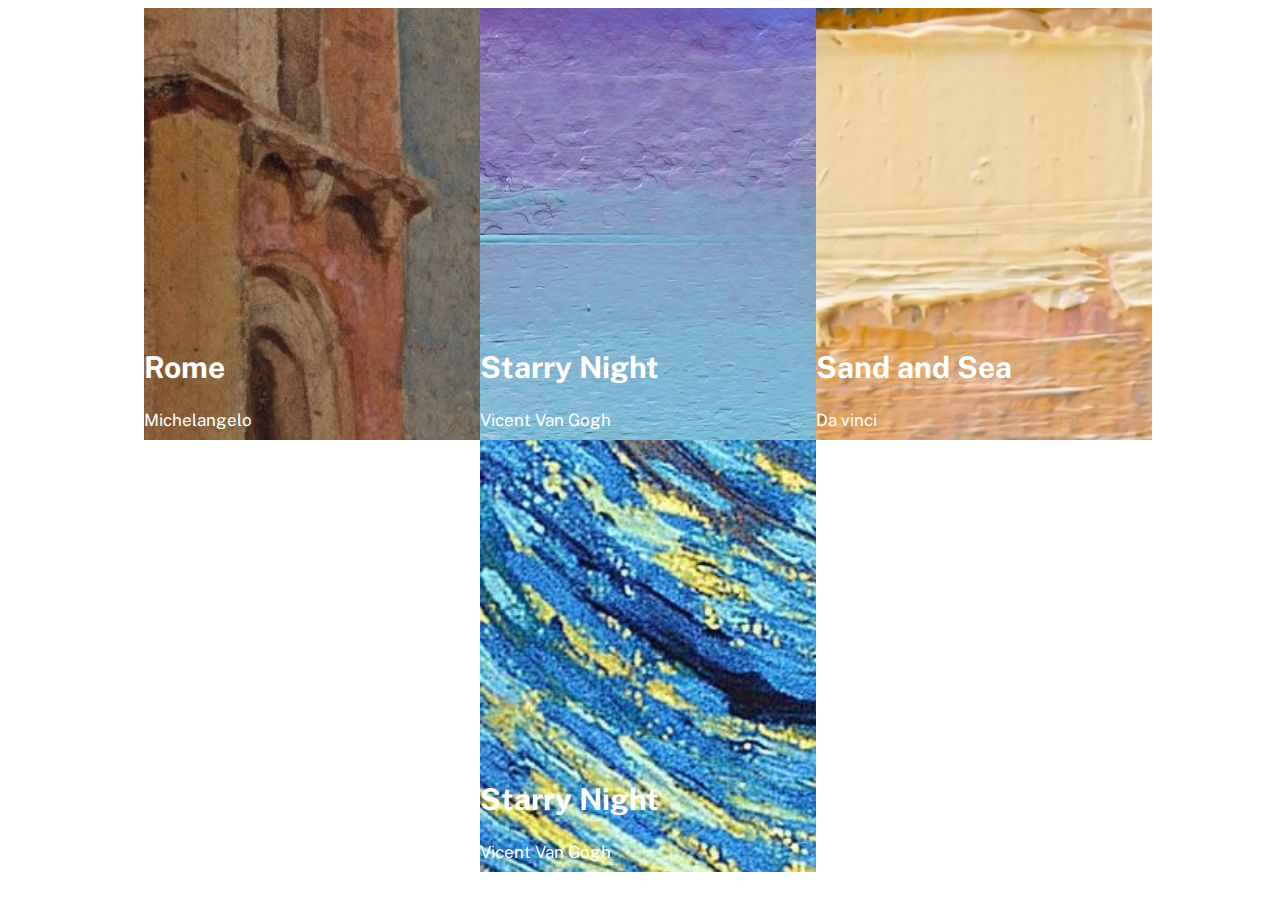
<file: lista-imagens/Inde.html>
<!DOCTYPE html>
<html lang="en">

<head>
    <meta charset="UTF-8">
    <meta http-equiv="X-UA-Compatible" content="IE=edge">
    <meta name="viewport" content="width=device-width, initial-scale=1.0">
    <title>Lista de Imagens</title>
    <link rel="stylesheet" href="style.css">
    <link rel="preconnect" href="https://fonts.googleapis.com">
    <link rel="preconnect" href="https://fonts.gstatic.com" crossorigin>
    <link href="https://fonts.googleapis.com/css2?family=Public+Sans:wght@300;700&display=swap" rel="stylesheet">
</head>

<body>
    <section class="container">
        <div class="michelangelo">
            <h2>Rome</h2>
            <h3>Michelangelo</h3>
        </div>

        <div class="van-gogh1">
            <h2>Starry Night</h2>
            <h3>Vicent Van Gogh</h3>
        </div>

        <div class="da-vinci">

            <h2>Sand and Sea</h2>
            <h3>Da vinci</h3>
        </div>

        <div class="van-gogh2">

            <h2>Starry Night</h2>
            <h3>Vicent Van Gogh</h3>
        </div>

    </section>
</body>

</html>
</file>
<file: lista-imagens/style.css>
body{
    font-family: 'Public Sans', sans-serif;
    width:100%;
    height: 690px;
    
    
}

.container{
    display: flex;
    flex-wrap: wrap;
    justify-content: center;
    align-items: flex-end;
    
}

    

.michelangelo{
    background: url(./images/6.jpg);
    width: 336px;
    height: 432px;
}

.van-gogh1{
    background: url(./images/3.jpg);
    width: 336px;
    height: 432px;
}

.da-vinci{
    background: url(./images/4.jpg);
    width: 336px;
    height: 432px;
}

.van-gogh2{
    background: url(./images/5.jpg);
    width: 336px;
    height: 432px;
}

 h2{
    font-size: 30px;
    color: white;
    margin-top: 341px;
    font-weight: 700;
    
   
}

h3{
    font-size: 17px;
     color: white;
     font-weight: 400;
    

@media(max-width:375px){
    .container{
       display:block;
    }

     h2, h3{
        margin-top: 0;
        padding-left: 15px;
        margin-bottom: 341px;

        }



   
}
</file>
